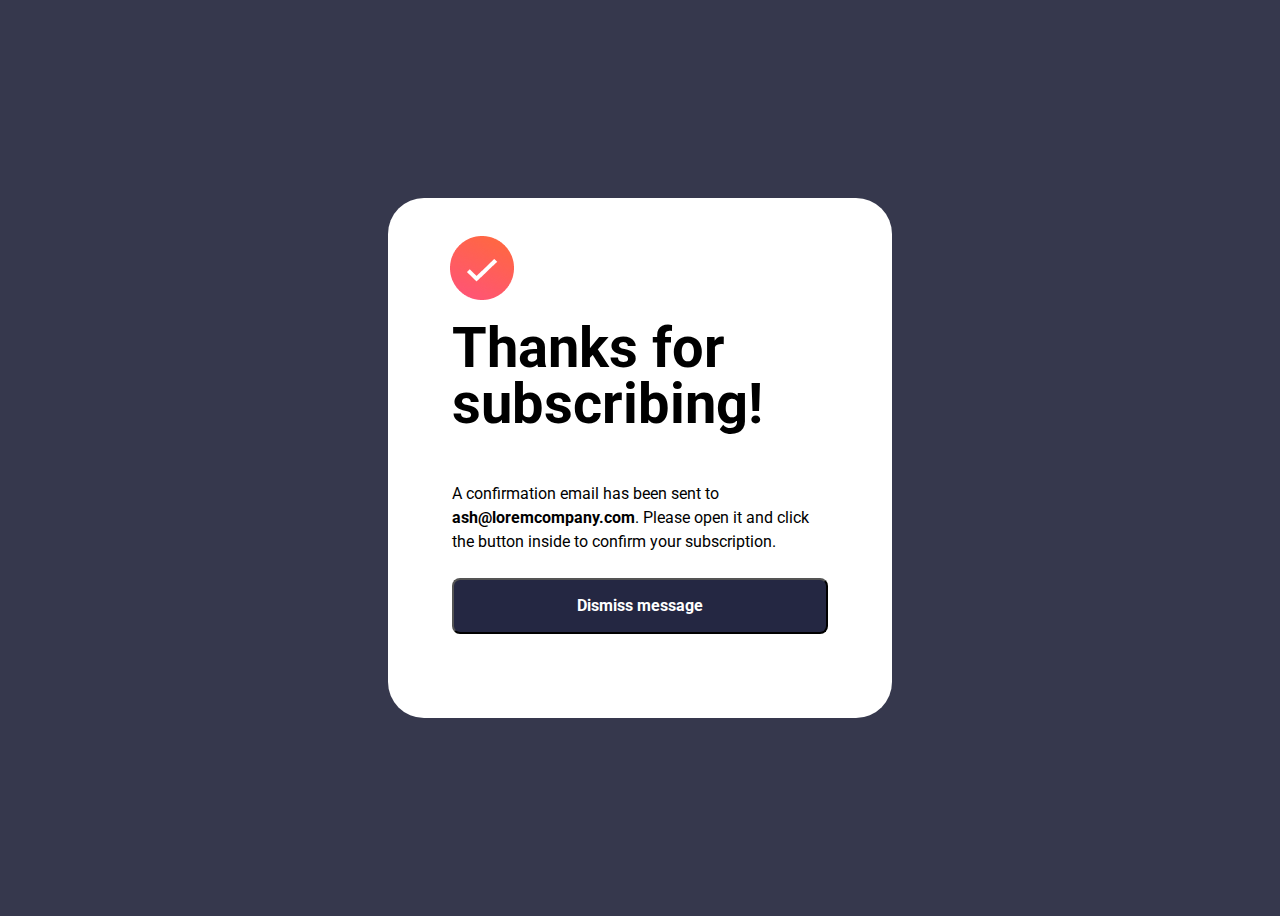
<file: index.html>
<!DOCTYPE html>
<html lang="en">
  <head>
    <meta charset="UTF-8" />
    <meta name="viewport" content="width=device-width, initial-scale=1.0" />
    <title>Document</title>
    <link rel="stylesheet" href="style.css" />
    <link rel="preconnect" href="https://fonts.googleapis.com" />
    <link rel="preconnect" href="https://fonts.gstatic.com" crossorigin />
    <link
      href="https://fonts.googleapis.com/css2?family=Roboto:ital,wght@0,100;0,300;0,400;0,500;0,700;0,900;1,100;1,300;1,400;1,500;1,700;1,900&display=swap"
      rel="stylesheet"
    />
  </head>
  <body>
    <div class="container">
        <img class="cheki" src="./Images/check (1).png" alt="">
        <h1 class="Main">Thanks for subscribing!</h1>
        <p class="content">A confirmation email has been sent to <span class="shavad">ash@loremcompany.com</span>. Please open it and click the button inside to confirm your subscription.</p>
      <button class="linki"><a class="qvelinki" href="./Figma.html">Dismiss message</a></button>
    </div>
    <script src="./script.js"></script>
  </body>
</html>
</file>
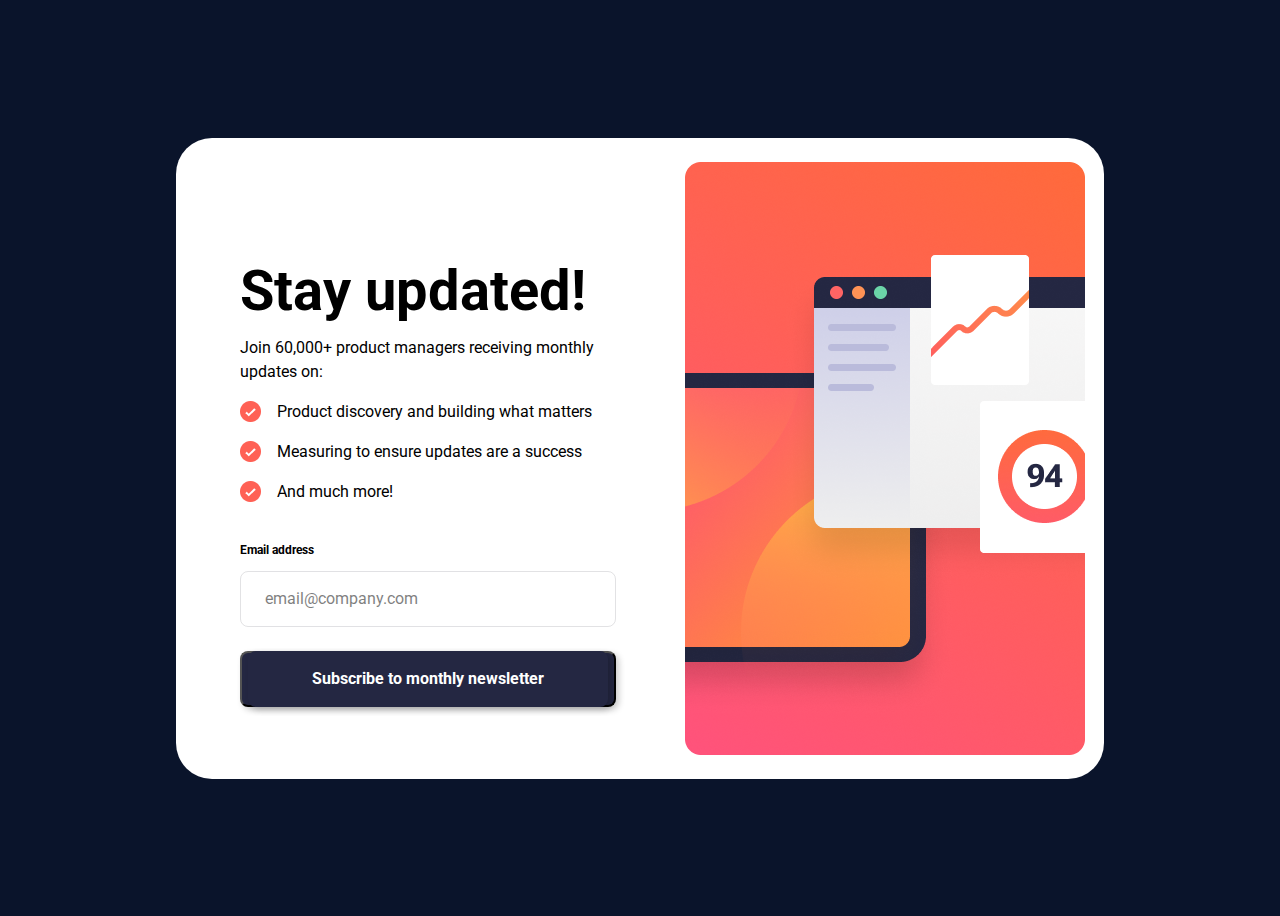
<file: Figma.html>
<!DOCTYPE html>
<html lang="en">
  <head>
    <meta charset="UTF-8" />
    <meta name="viewport" content="width=device-width, initial-scale=1.0" />
    <title>Document</title>
    <link rel="stylesheet" href="./Figma.css" />
    <link rel="preconnect" href="https://fonts.googleapis.com" />
    <link rel="preconnect" href="https://fonts.gstatic.com" crossorigin />
    <link
      href="https://fonts.googleapis.com/css2?family=Roboto:ital,wght@0,100;0,300;0,400;0,500;0,700;0,900;1,100;1,300;1,400;1,500;1,700;1,900&display=swap"
      rel="stylesheet"
    />
  </head>
  <body>
    <div class="container">
      <div class="Left">
        <div class="zeda">
          <h1 class="head">Stay updated!</h1>
          <p class="qvehead">
            Join 60,000+ product managers receiving monthly updates on:
          </p>
          <div class="list">
            <p class="listingi">
              <img class="pwichka" src="./Images/check.png" alt="" />Product discovery and
              building what matters
            </p>
            <p class="listingi">
              <img src="./Images/check.png" alt="" />Measuring to ensure updates
              are a success
            </p>
            <p class="listingi">
              <img src="./Images/check.png" alt="" />And much more!
            </p>
          </div>
        </div>
        <div class="qveda">
          <p class="address">Email address</p>
          <div class="gapp">
            <div class="mail">email@company.com</div>
            <button class="subscribe"><a class="subscribe" href="./index.html">Subscribe to monthly newsletter</a></button>
          </div>
        </div>
      </div>
      <div class="Right"><img class="foto" src="./Images/image.png" alt="" /></div>
    </div>
  </body>
</html>
</file>
<file: style.css>
body{
    background-color: rgba(54, 56, 77, 1);
    display: flex;
    justify-content: center;
    align-items: center;
    height: 100vh;
}
.linki{
    width: 376px;
    height: 56px;
    border-radius: 8px;    
    background-color: rgba(36, 39, 66, 1);
    display: flex;
    justify-content: center;
    align-items: center;
    color: white;
    font-family: Roboto;
    font-size: 16px;
    font-weight: 700;
    line-height: 24px;
    text-align: center;
    text-decoration: none;
}
.container{
    width: 504px;
    height: 520px;
    border-radius: 36px;    
    background-color: white;
    display: flex;
    flex-direction: column;
    position: relative;
    justify-content: center;
    align-items: center;
    gap: 8px;
}
.Main{
    font-family: Roboto;
    font-size: 56px;
    font-weight: 700;
    line-height: 56px;
    text-align: left;
    width: 376px;
    height: 100px;    
}
.content{
    font-family: Roboto;
    font-size: 16px;
    font-weight: 400;
    line-height: 24px;
    text-align: left; 
    width: 376px;
    height: 72px;       
}
.cheki{
    width: 64px;
    height: 64px;
    top: 38px;
    left: 62px;
    position: absolute;
}
.qvelinki{
    text-decoration: none;
    font-family: Roboto;
    font-size: 16px;
    font-weight: 700;
    line-height: 24px;
    text-align: center;
    color: white;   
}
.shavad{
    font-family: Roboto;
    font-size: 16px;
    font-weight: 700;
    line-height: 24px;
    text-align: left;    
}
:hover.linki{
    background: linear-gradient(204.47deg, #FF6A3A 0%, #FF527B 100%);
    border: none;
}
@media (max-width:400px) {
    .container{
        width: 375px;
        height: 812px;        
        border-radius: 0px;
        gap: 0px;
    }
    .content{
        width: 327px;
        height: 96px;        
        font-family: Roboto;
        font-size: 16px;
        font-weight: 400;
        line-height: 24px;
        text-align: left;        
    }
    .Main{
        font-family: Roboto;
        font-size: 40px;
        font-weight: 700;
        line-height: 40px;
        text-align: left;
        width: 327px;
        height: 80px;                
    }
    .linki{
        width: 327px;
        position: absolute;
        bottom: 50px;
    }
    .cheki {
        top: 200px;
        left: 20px;
    }
}
</file>
<file: Figma.css>
*{
    box-sizing: border-box;
}
body{
    background-color: RGB(10, 20, 43);
    display: flex;
    justify-content: center;
    height: 100vh;
    align-items: center;
}
.container{
    width: 928px;
    height: 641px;
    background-color: rgba(255, 255, 255, 1);    
    border-radius: 36px;
    display: flex;
    align-items: center;
    gap: 133px;
}
.Left{
    width: 376px;
    height: 465px;    
    display: flex;
    flex-direction: column;
    justify-content: space-between;
    padding-left: 64px;
}
.Right{
    width: 400px;
    height: 593px;
    padding-right: 25px;    
}
.head{
    font-family: Roboto;
    font-size: 56px;
    font-weight: 700;
    line-height: 56px;
    text-align: left;
    height: 35px;
}
.qvehead{
    font-family: Roboto;
    font-size: 16px;
    font-weight: 400;
    line-height: 24px;
    text-align: left;
}
.listingi{
    font-family: Roboto;
    font-size: 16px;
    font-weight: 400;
    line-height: 24px;
    text-align: left;
    display: flex;
    align-items: center;
    gap: 16px;
}
.zeda{
    width: 376px;
    height: 244px;    
}
.mail{
    width: 376px;
    height: 56px;
    border-radius: 8px;
    border: solid rgba(25, 24, 43, 0.25) 1px;    
    font-family: Roboto;
    font-size: 16px;
    font-weight: 400;
    line-height: 24px;
    text-align: left;
    display: flex;
    align-items: center;
    padding-left: 24px;
    opacity: 50%;
}
.subscribe{
    width: 376px;
    height: 56px;
    border-radius: 8px;    
    background-color: rgba(36, 39, 66, 1);
    color: white;
    display: flex;
    justify-content: center;
    align-items: center;
    font-family: Roboto;
    font-size: 16px;
    font-weight: 700;
    line-height: 24px;
    text-align: center;    
    cursor: pointer;
    text-decoration: none; 
    box-shadow: 3px 3px 6px rgba(0, 0, 0, 0.2); 
}
:hover.subscribe{
    background: linear-gradient(204.47deg, #FF6A3A 0%, #FF527B 100%);
    border: none;
    transition: 5s;
    transition-duration: 5s;
}
.address{
    font-family: Roboto;
    font-size: 12px;
    font-weight: 700;
    line-height: 18px;
    text-align: left;
}
.qveda{
    width: 376px;
    height: 162px;
    display: flex;    
    flex-direction: column;
}
.gapp{
    display: flex;
    flex-direction: column;
    gap: 24px;
}
@media (max-width:400px) {
    .container{
        width: 375px;
        height: 1055px;        
        border-radius: 0px;
        flex-direction: column-reverse;
        gap: 0px;
    }
    .Right{ 
        width: 375px;
        height: 284px;        
    }
    .foto{
        width: 375px;
        height: 284px;
        border-radius: 0px 0px 16px 16px;        
        object-fit: fill;
    }
    .head{
        font-family: Roboto;
        font-size: 40px;
        font-weight: 700;
        line-height: 40px;
        text-align: left;
        width: 327px;
        height: 40px;                
    }
    .qvehead{
        font-size: 16px;
        font-weight: 400;
        line-height: 24px;
        text-align: left;
        width: 327px;
        height: 48px;                
    }
    .list{
        width: 327px;
        height: 140px;        
    }
    .Left{
        justify-content: center;
        align-items: center;
        height: 580px;
    }
    .mail{
        width: 327px;
        height: 56px;        
    }
    .subscribe{
        width: 327px;
        height: 56px;        
    }
    .listingi{
        align-items: flex-start;
    }
    .zeda{
        height: 330px;
    }
}
</file>
